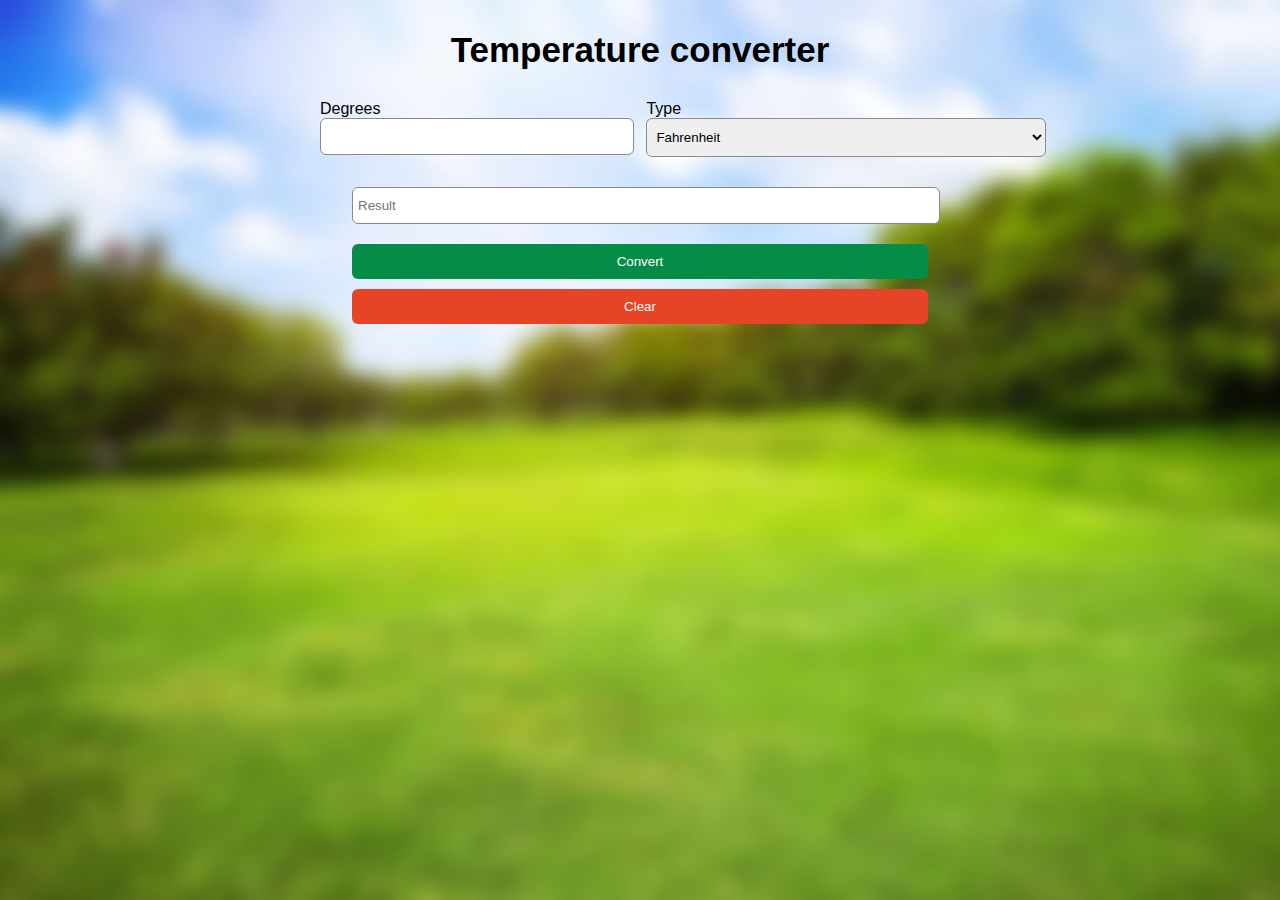
<file: level one/Task three/index.html>
<!DOCTYPE html>
<html lang="en">
  <head>
    <meta charset="UTF-8" />
    <meta name="viewport" content="width=device-width, initial-scale=1.0" />
    <link rel="stylesheet" href="style.css" />
    <title>Temperature converter</title>
  </head>
  <body>
    <div class="container">
      <h1>Temperature converter</h1>
      <div class="inputs">
        <div class="con-num">
          <label for="Degree">Degrees</label>
          <input class="number" id="number" type="number" />
        </div>
        <div class="con-ty">
          <label for="">Type</label>
          <select class="menu" name="" id="menu">
            <option id="fahrenheit" value="Fahrenheit">Fahrenheit</option>
            <option id="celsius" value="Celsius">Celsius</option>
          </select>
        </div>
      </div>
      <div class="Buttons">
        <input id="result" placeholder="Result" type="number" />
        <button id="convert">Convert</button>
        <button id="clear">Clear</button>
      </div>
    </div>
    <script src="app.js"></script>
  </body>
</html>
</file>
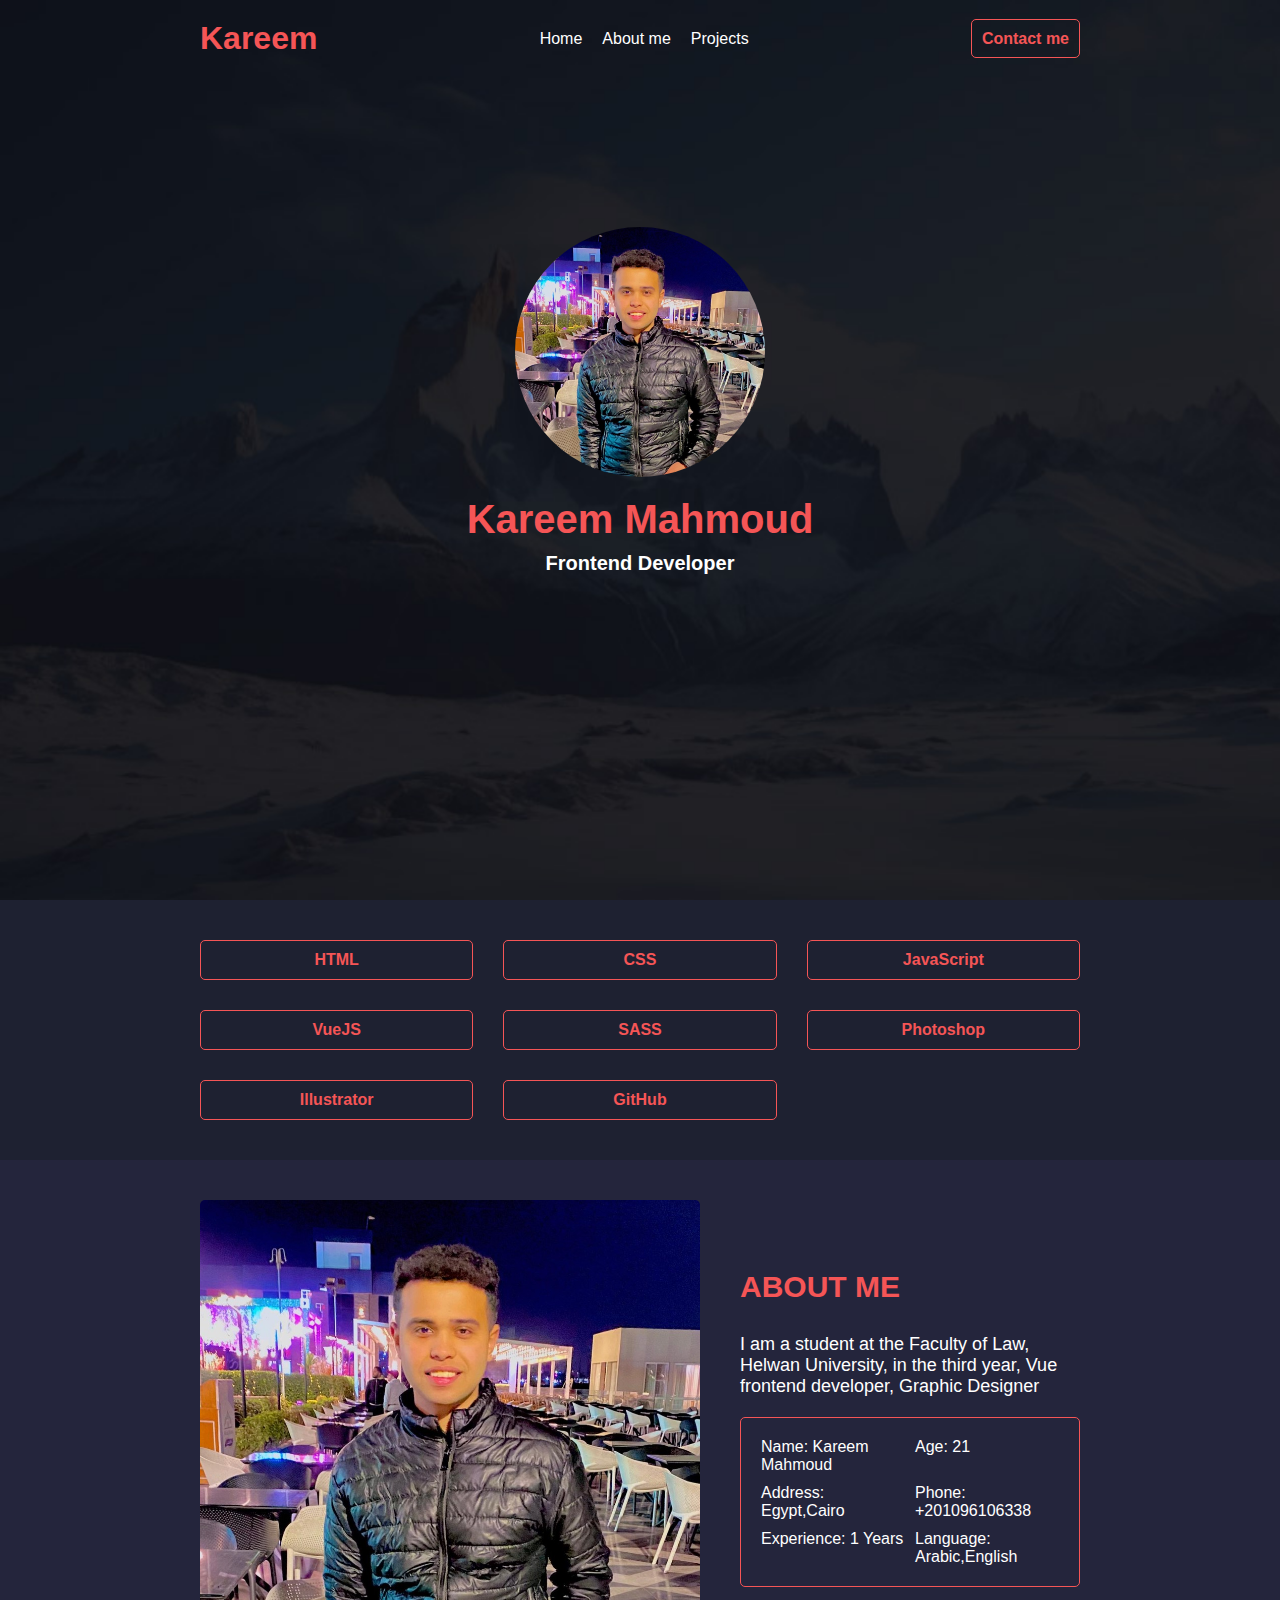
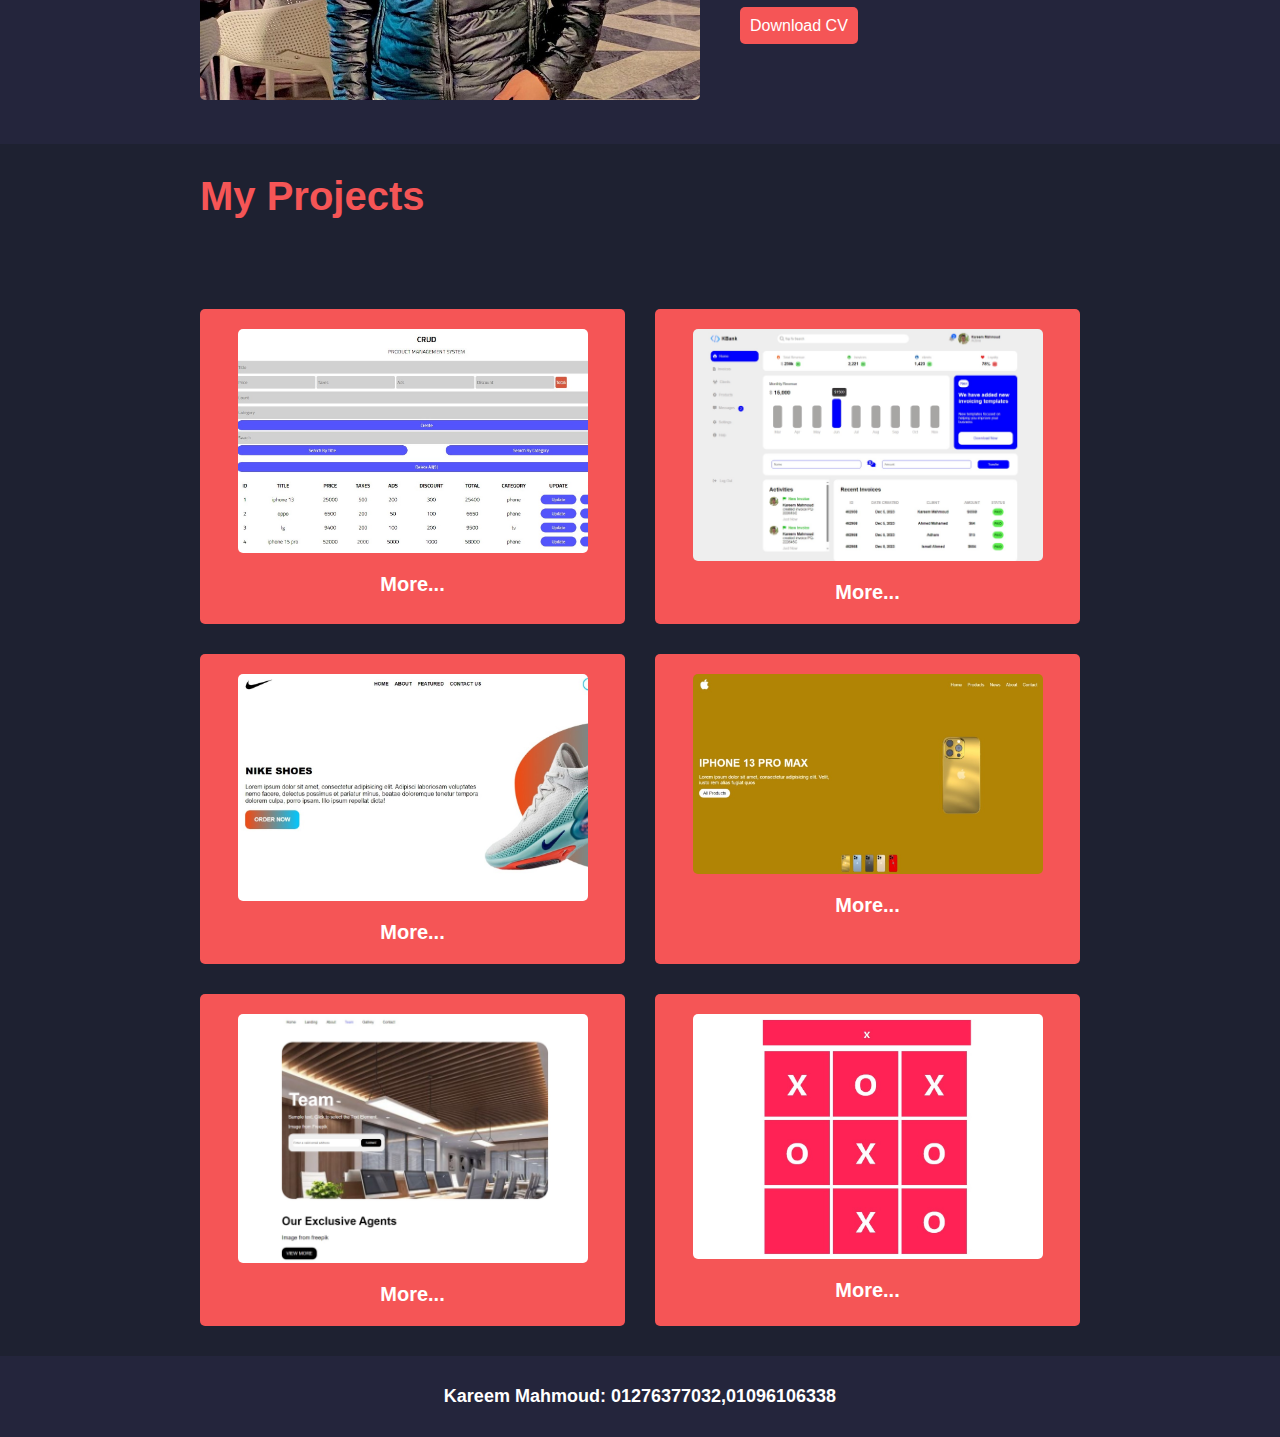
<file: level one/Task tow/index.html>
<!DOCTYPE html>
<html lang="en">
  <head>
    <meta charset="UTF-8" />
    <meta name="viewport" content="width=device-width, initial-scale=1.0" />
    <link rel="stylesheet" href="style.css" />
    <link
      rel="stylesheet"
      href="https://cdnjs.cloudflare.com/ajax/libs/font-awesome/6.5.1/css/all.min.css"
      integrity="sha512-DTOQO9RWCH3ppGqcWaEA1BIZOC6xxalwEsw9c2QQeAIftl+Vegovlnee1c9QX4TctnWMn13TZye+giMm8e2LwA=="
      crossorigin="anonymous"
      referrerpolicy="no-referrer"
    />
    <title>My Portfolio</title>
  </head>
  <body>
    <!-- strat section -->
    <section>
      <div class="container">
        <!-- start header -->
        <div class="header">
          <div class="logo"><h1>Kareem</h1></div>
          <div class="list">
            <ul>
              <li><a href="#home">Home</a></li>
              <li><a href="#">About me</a></li>
              <li><a href="#">Projects</a></li>
            </ul>
          </div>
          <div class="button">
            <span
              ><a target="_blank" href="https://wa.me/01276377032"
                >Contact me</a
              ></span
            >
          </div>
        </div>
        <!-- end header -->
        <div id="home" class="home">
          <div class="form">
            <img src="personal Photo.jpg" alt="" />
            <h1>Kareem Mahmoud</h1>
            <p>Frontend Developer</p>
            <div class="icon">
              <a
                target="_blank"
                href="https://www.linkedin.com/in/kareem-mahmoud-644078228/"
                ><i class="fa-brands fa-linkedin"></i
              ></a>
              <a target="_blank" href="https://github.com/kareem1942003"
                ><i class="fa-brands fa-square-github"></i
              ></a>
            </div>
          </div>
        </div>
      </div>
    </section>
    <!-- end section -->
    <!-- start skills -->
    <div class="skillsSection">
      <div class="container">
        <div><h4>HTML</h4></div>
        <div><h4>CSS</h4></div>
        <div><h4>JavaScript</h4></div>
        <div><h4>VueJS</h4></div>
        <div><h4>SASS</h4></div>
        <div><h4>Photoshop</h4></div>
        <div><h4>Illustrator</h4></div>
        <div><h4>GitHub</h4></div>
      </div>
    </div>
    <!-- end skills -->
    <!-- statr about me -->
    <div class="aboutMeSection">
      <div class="container">
        <div class="image"><img src="personal Photo.jpg" alt="" /></div>
        <div class="text">
          <h2>ABOUT ME</h2>
          <p class="p">
            I am a student at the Faculty of Law, Helwan University, in the
            third year, Vue frontend developer, Graphic Designer
          </p>
          <div class="info">
            <p>Name: Kareem Mahmoud</p>
            <p>Age: 21</p>
            <p>Address: Egypt,Cairo</p>
            <p>Phone: +201096106338</p>
            <p>Experience: 1 Years</p>
            <p>Language: Arabic,English</p>
          </div>
          <a
            target="_blank"
            href="https://drive.google.com/file/d/16ECbnwFzFTY7vHGa5ye8kh_-8Pv9k_rC/view?usp=sharing"
            >Download CV</a
          >
        </div>
      </div>
    </div>
    <!-- end about me -->
    <!-- start Projects -->
    <div class="projectsSection">
      <div class="container">
        <h2>My Projects</h2>
        <div class="cards">
          <div>
            <img src="CRUD Project.jpeg" alt="" />
            <a target="_blank" href="https://github.com/kareem1942003/CRUDS"
              >More...</a
            >
          </div>
          <div>
            <img src="kbank.jpeg" alt="" />
            <a target="_blank" href="https://github.com/kareem1942003/kbank"
              >More...</a
            >
          </div>
          <div>
            <img src="Nike capture_18-11-2023_51059_.jpeg" alt="" />
            <a target="_blank" href="https://github.com/kareem1942003/nike"
              >More...</a
            >
          </div>
          <div>
            <img src="Web capture_23-11-2023_72746_127.0.0.1.jpeg" alt="" />
            <a target="_blank" href="https://github.com/kareem1942003/iphone"
              >More...</a
            >
          </div>
          <div>
            <img src="Web capture_29-9-2023_52157_.jpeg" alt="" />
            <a target="_blank" href="https://github.com/kareem1942003/Manegment"
              >More...</a
            >
          </div>
          <div>
            <img src="xo.jpeg" alt="" />
            <a target="_blank" href="https://github.com/kareem1942003/xogame"
              >More...</a
            >
          </div>
        </div>
      </div>
    </div>
    <!-- end Projects -->
    <!-- start footer -->
    <footer>
      <div class="container">
        <p>Kareem Mahmoud: 01276377032,01096106338</p>
      </div>
    </footer>
    <!-- end footer -->
  </body>
</html>
</file>
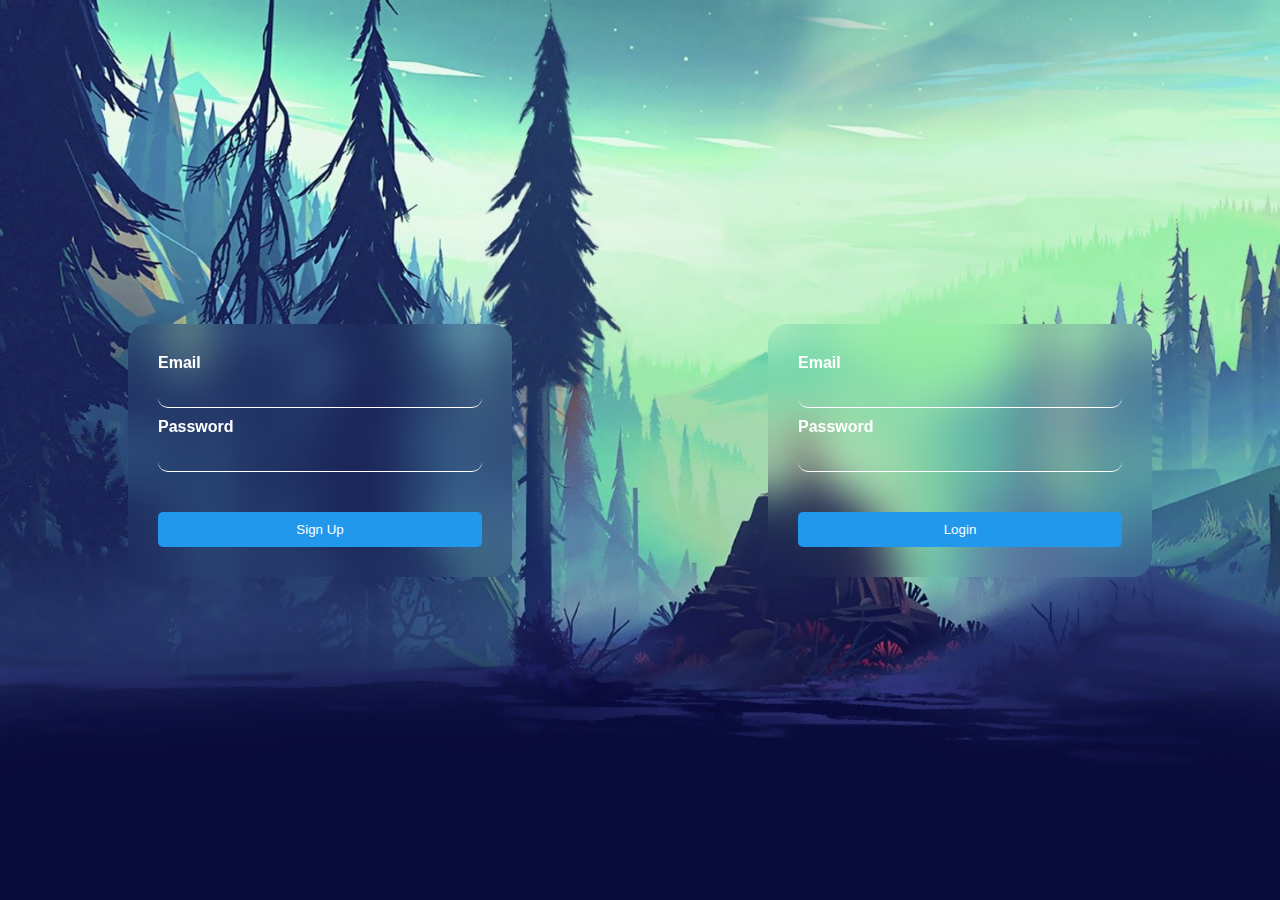
<file: Level two/Task Fuor/index.html>
<!DOCTYPE html>
<html lang="en">
  <head>
    <meta charset="UTF-8" />
    <meta name="viewport" content="width=device-width, initial-scale=1.0" />
    <link rel="stylesheet" href="style.css" />
    <title>Login Page</title>
  </head>
  <body>
    <section id="section">
      <div class="content">
        <form class="signupForm" action="">
          <label for="">Email</label>
          <input id="email" type="email" />
          <label for="">Password</label>
          <input autocomplete="additional-name" id="password" type="password" />
          <button id="signup">Sign Up</button>
        </form>
        <!--  -->
        <form class="loginForm" action="">
          <label for="">Email</label>
          <input id="emailLogin" type="email" />
          <label for="">Password</label>
          <input
            autocomplete="additional-name"
            id="passwordLogin"
            type="password"
          />
          <button id="login">Login</button>
        </form>
      </div>
    </section>
    <div class="sectionAfterLogin">
      <div class="container">
        <div>
          <h1>Security Page</h1>
        </div>
      </div>
    </div>
    <script src="app.js"></script>
  </body>
</html>
</file>
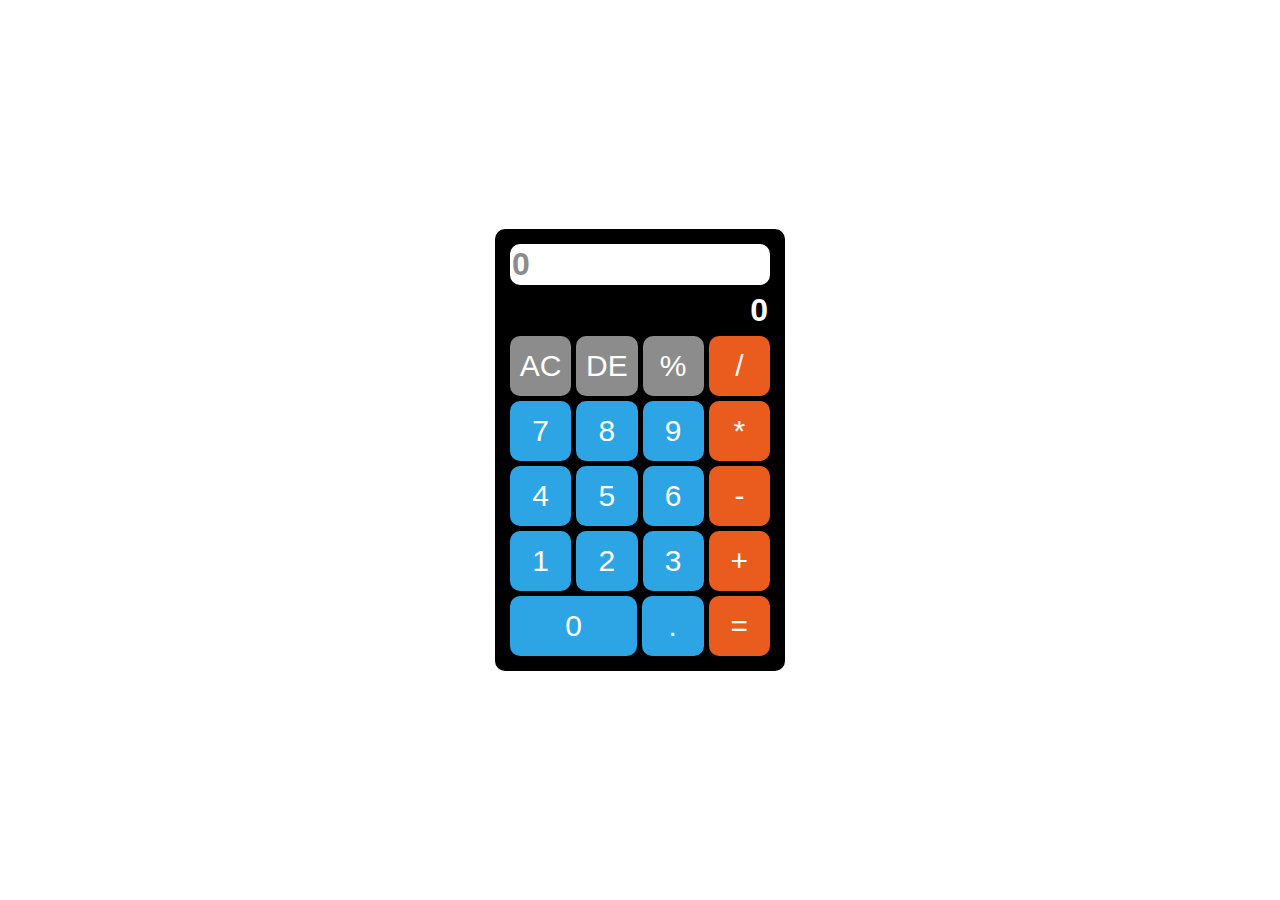
<file: Level two/Task one/Index.html>
<!DOCTYPE html>
<html lang="en">
  <head>
    <meta charset="UTF-8" />
    <meta name="viewport" content="width=device-width, initial-scale=1.0" />
    <link rel="stylesheet" href="style.css" />
    <title>Calculator</title>
  </head>
  <body>
    <div class="calculator">
      <div class="content">
        <input type="text" placeholder="0" id="inputBox1" />
        <input type="text" placeholder="0" id="inputBox" />
        <div>
          <button class="clear">AC</button>
          <button class="clear">DE</button>
          <button class="clear">%</button>
          <button class="buttons">/</button>
        </div>
        <div>
          <button>7</button>
          <button>8</button>
          <button>9</button>
          <button class="buttons">*</button>
        </div>
        <div>
          <button>4</button>
          <button>5</button>
          <button>6</button>
          <button class="buttons">-</button>
        </div>
        <div>
          <button>1</button>
          <button>2</button>
          <button>3</button>
          <button class="buttons">+</button>
        </div>
        <div>
          <button class="zero">0</button>
          <button>.</button>
          <button class="buttons">=</button>
        </div>
      </div>
    </div>

    <script src="app.js"></script>
  </body>
</html>
</file>
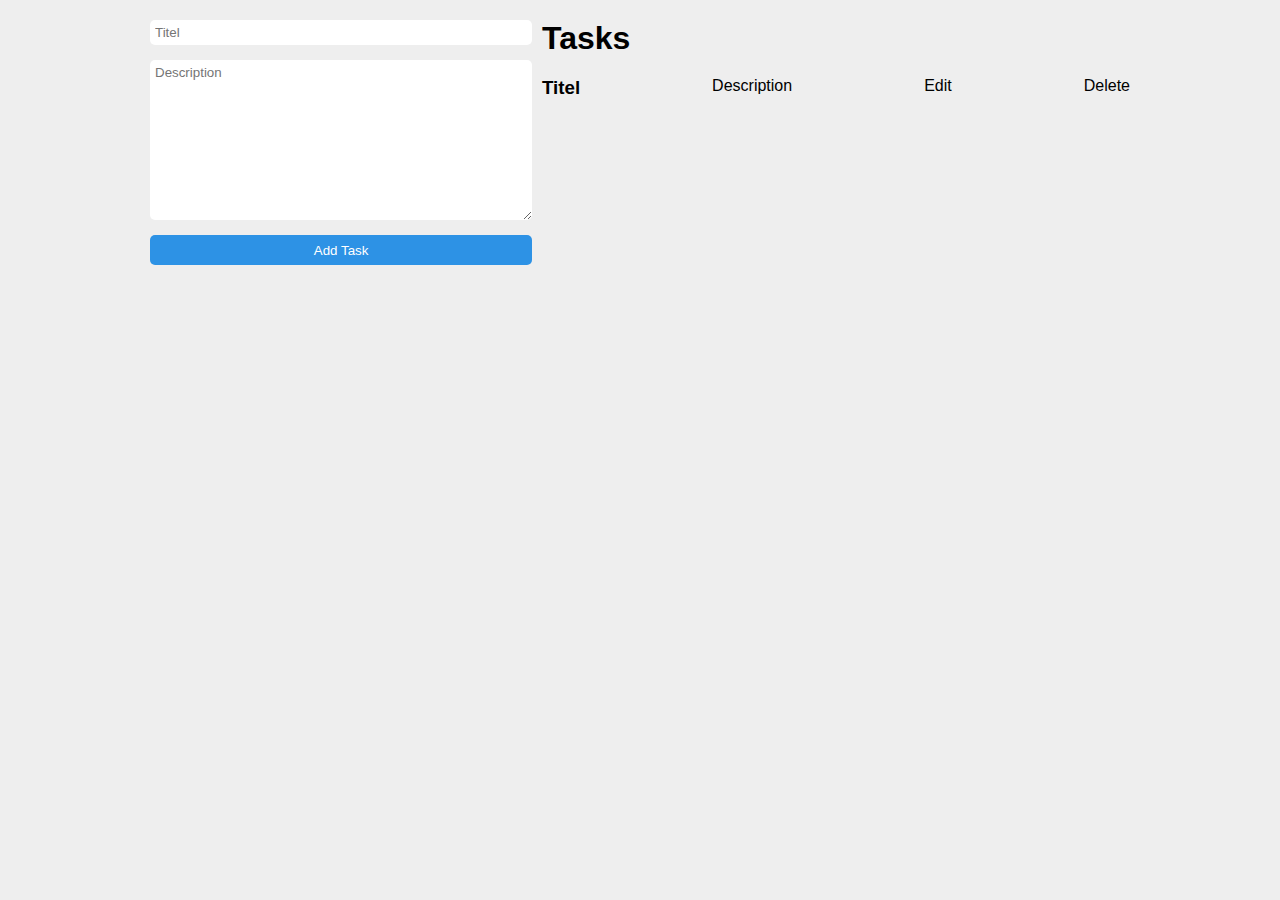
<file: Level two/Task three/index.html>
<!DOCTYPE html>
<html lang="en">
  <head>
    <meta charset="UTF-8" />
    <meta name="viewport" content="width=device-width, initial-scale=1.0" />
    <link rel="stylesheet" href="style.css" />
    <title>To Do List</title>
  </head>
  <body>
    <!-- start inputs section -->
    <div class="inputSection">
      <div class="content">
        <div class="inputs">
          <input placeholder="Titel" id="inputTitel" type="text" />
          <textarea
            placeholder="Description"
            id="textarea"
            cols="30"
            rows="10"
          ></textarea>
        </div>
        <button id="addTask">Add Task</button>
      </div>
    </div>
    <!-- end inputs section -->
    <!-- start outputs section -->
    <div class="outputSection">
      <div id="tasks" class="tasks">
        <h1 class="TasksName">Tasks</h1>
        <div class="descripTask">
          <h3>Titel</h3>
          <p class="desc">Description</p>
          <p>Edit</p>
          <p>Delete</p>
        </div>
      </div>
    </div>
    <!-- end outputs section -->
    <script src="app.js"></script>
  </body>
</html>
</file>
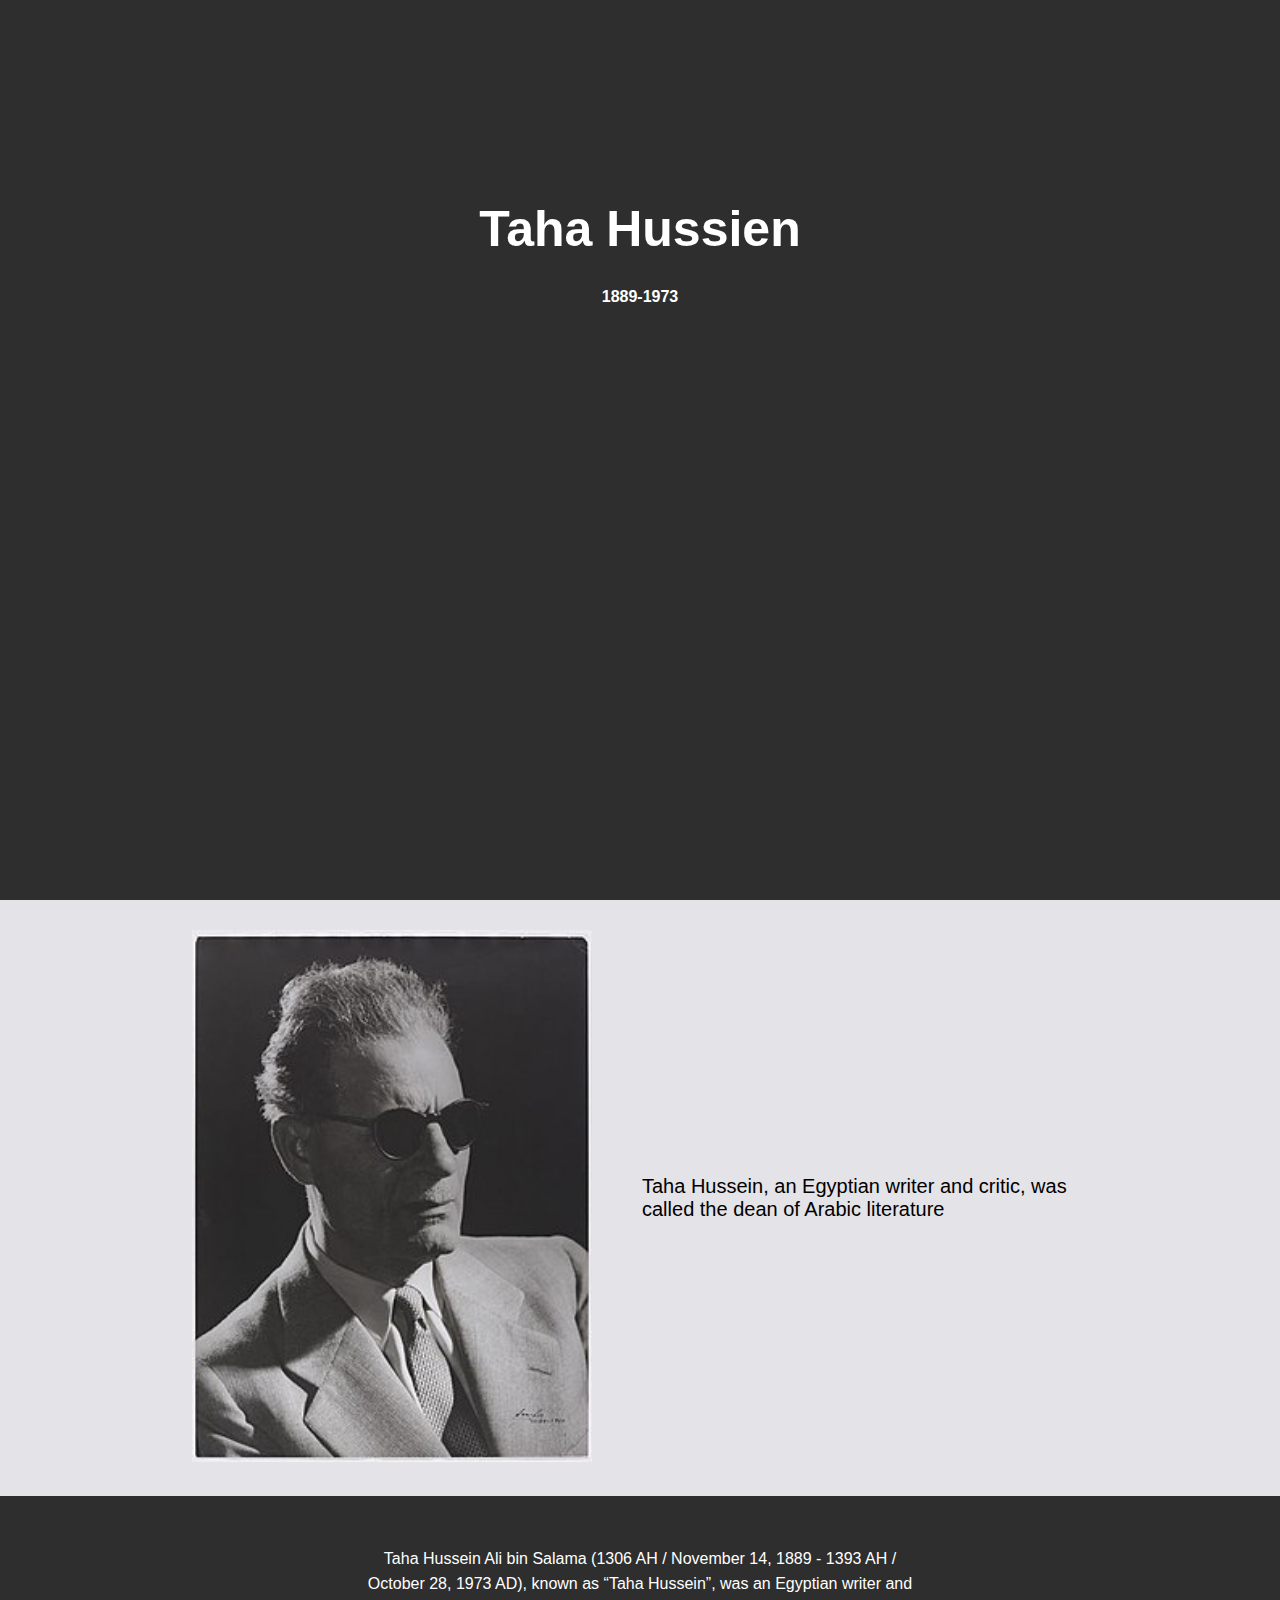
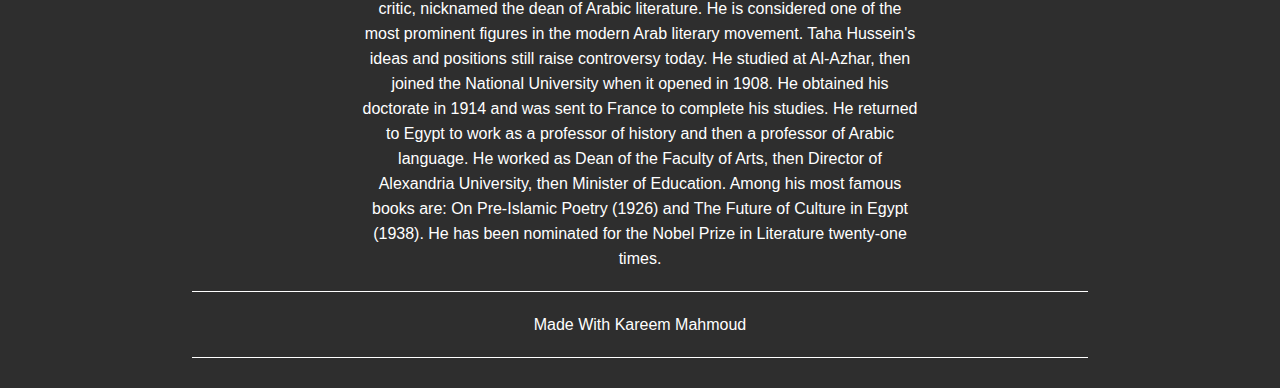
<file: Level two/Task two/index.html>
<!DOCTYPE html>
<html lang="en">
  <head>
    <meta charset="UTF-8" />
    <meta name="viewport" content="width=device-width, initial-scale=1.0" />
    <link rel="stylesheet" href="style.css" />
    <title>TRIBUTE PAGE</title>
  </head>
  <body>
    <div class="sectionOne">
      <div class="container">
        <h1>Taha Hussien</h1>
        <h4>1889-1973</h4>
      </div>
    </div>
    <!--  -->
    <div class="sectionTwo">
      <div class="container">
        <div class="image">
          <img src="248px-Taha_Hussein.jpg" alt="" />
        </div>
        <div class="text">
          <p>
            Taha Hussein, an Egyptian writer and critic, was called the dean of
            Arabic literature
          </p>
        </div>
      </div>
    </div>
    <!--  -->
    <div class="sectionThree">
      <div class="container">
        <p>
          Taha Hussein Ali bin Salama (1306 AH / November 14, 1889 - 1393 AH /
          October 28, 1973 AD), known as “Taha Hussein”, was an Egyptian writer
          and critic, nicknamed the dean of Arabic literature. He is considered
          one of the most prominent figures in the modern Arab literary
          movement. Taha Hussein's ideas and positions still raise controversy
          today. He studied at Al-Azhar, then joined the National University
          when it opened in 1908. He obtained his doctorate in 1914 and was sent
          to France to complete his studies. He returned to Egypt to work as a
          professor of history and then a professor of Arabic language. He
          worked as Dean of the Faculty of Arts, then Director of Alexandria
          University, then Minister of Education. Among his most famous books
          are: On Pre-Islamic Poetry (1926) and The Future of Culture in Egypt
          (1938). He has been nominated for the Nobel Prize in Literature
          twenty-one times.
        </p>
        <p>Made With Kareem Mahmoud</p>
      </div>
    </div>
  </body>
</html>
</file>
<file: level one/Task three/style.css>
* {
  padding: 0;
  margin: 0;
  font-family: sans-serif;
}
body {
  background-image: url(background.jpg);
  background-size: cover;
  display: flex;
  justify-content: center;
  height: 100vh;
}
.container {
  display: flex;
  flex-direction: column;
  align-items: center;
  width: 50%;
}
.container h1 {
  font-size: 35px;
  margin: 30px 0;
}
.inputs {
  display: flex;
  justify-content: space-between;
  width: 100%;
  margin-bottom: 30px;
}
.con-num {
  display: flex;
  flex-direction: column;
  width: 49%;
}
.con-ty {
  display: flex;
  flex-direction: column;
  width: 49%;
}

.number {
  padding: 10px 5px;
  border-radius: 6px;
  outline: none;
  border: 1px solid rgb(138, 138, 138);
}
.menu {
  width: 400px;
  padding: 10px 5px;
  border-radius: 6px;
  outline: none;
  border: 1px solid rgb(138, 138, 138);
}
.Buttons {
  display: flex;
  flex-direction: column;
  width: 90%;
}
#result {
  width: 100%;
  margin-bottom: 20px;
  padding: 10px 5px;
  border-radius: 6px;
  border: 1px solid rgb(138, 138, 138);
  outline: none;
}
#convert {
  width: 100%;
  background-color: rgb(5, 141, 71);
  outline: none;
  border: none;
  padding: 10px;
  border-radius: 6px;
  margin-bottom: 10px;
  cursor: pointer;
  color: white;
  transition: 0.3s;
}
#convert:hover {
  background-color: rgb(12, 86, 48);
}
#clear {
  width: 100%;
  background-color: rgb(231, 67, 38);
  outline: none;
  border: none;
  padding: 10px;
  border-radius: 6px;
  cursor: pointer;
  color: white;
  transition: 0.3s;
}
#clear:hover {
  background-color: rgb(119, 50, 38);
}
</file>
<file: level one/Task tow/style.css>
* {
  padding: 0;
  margin: 0;
  font-family: Arial, Helvetica, sans-serif;
  scroll-behavior: smooth;
  box-sizing: border-box;
}
:root {
  --main-color: #1e2131;
  --second-color: #24253c;
  --therd-color: #f55556;
}
.container {
  padding: 0 200px;
  margin: 0 auto;
}
/* start section */
section {
  height: 100vh;
  background-image: url(Background.jpg);
  background-size: cover;
  color: white;
  & .container {
    & .header {
      display: flex;
      justify-content: space-between;
      align-items: center;
      padding: 20px 0;
      margin-bottom: 150px;
      & .logo h1 {
        color: var(--therd-color);
      }
      & .list ul {
        display: flex;
        & li {
          list-style: none;
          padding: 0 10px;
          & a {
            text-decoration: none;
            color: white;
          }
        }
      }
      & .button span {
        padding: 10px;
        font-weight: bold;
        color: var(--therd-color);
        border: 1px solid var(--therd-color);
        border-radius: 5px;
        cursor: pointer;
        transition: 0.3s;
        & a {
          text-decoration: none;
          color: var(--therd-color);
        }
        & a:hover {
          color: white;
        }
      }
      & .button span:hover {
        background-color: var(--therd-color);
        color: white;
      }
    }
    @media (max-width: 480px) {
      .container {
        padding: 0 20px;
        margin: 0 auto;
      }
      .header {
        margin-bottom: 20px;
      }
      .header {
        height: 150px;
        display: flex;
        flex-direction: column;
      }
    }
    /* end header */
    /* statr home */
    & .home {
      width: 100%;
      display: flex;
      justify-content: center;
      & .form {
        display: flex;
        align-items: center;
        flex-direction: column;
        & img {
          width: 250px;
          border-radius: 50%;
          margin-bottom: 20px;
        }
        & h1 {
          color: var(--therd-color);
          font-size: 40px;
          margin-bottom: 10px;
        }
        & p {
          font-weight: bold;
          font-size: 20px;
          margin-bottom: 20px;
        }
        & .icon a {
          text-decoration: none;
          & i {
            font-size: 30px;
            color: var(--therd-color);
            margin: 0 6px;
          }
        }
      }
    }
  }
}
/* end section */
/* start skills */
.skillsSection {
  background-color: var(--main-color);
  padding: 40px 0;
  & .container {
    display: grid;
    grid-template-columns: repeat(auto-fit, minmax(250px, 1fr));
    gap: 30px;
    & div {
      border: 1px solid var(--therd-color);
      border-radius: 5px;
      & h4 {
        color: #f55556;
        padding: 10px;
        text-align: center;
      }
    }
  }
}
/* end skills */
/* start aboutme */
.aboutMeSection {
  background-color: var(--second-color);
  color: white;
  padding: 40px 0;
  & .container {
    display: flex;
    justify-content: space-between;
    align-items: center;
    gap: 40px;
    & .image img {
      width: 500px;
      border-radius: 5px;
    }
    & .text {
      & h2 {
        color: var(--therd-color);
        font-size: 30px;
        margin-bottom: 30px;
      }
      & .p {
        font-size: 18px;
        margin-bottom: 20px;
      }
      & .info {
        display: grid;
        grid-template-columns: repeat(auto-fit, minmax(100px, 1fr));
        gap: 10px;
        border: 1px solid var(--therd-color);
        padding: 20px;
        border-radius: 5px;
        margin-bottom: 30px;
      }
      & a {
        text-decoration: none;
        background-color: var(--therd-color);
        padding: 10px;
        border-radius: 5px;
        color: white;
        transition: 0.3s;
      }
      & a:hover {
        background-color: #af3f3f;
      }
    }
  }
}
@media (max-width: 991px) {
  .aboutMeSection {
    & .container {
      display: flex;
      flex-direction: column;
      & .image img {
        width: 200px;
      }
    }
  }
}
/* end aboutme */
/* start projects */
.projectsSection {
  background-color: var(--main-color);
  color: white;
  padding: 30px 0;
  & .container {
    & h2 {
      font-size: 40px;
      color: var(--therd-color);
      margin-bottom: 90px;
    }
    & .cards {
      display: grid;
      grid-template-columns: repeat(auto-fit, minmax(350px, 1fr));
      gap: 30px;
      & div {
        display: flex;
        align-items: center;
        flex-direction: column;
        background-color: #f55556;
        border-radius: 5px;
        padding: 20px;
        transition: 0.3s;
      }
      & div:hover {
        background-color: #af3f3f;
      }
      & img {
        width: 350px;
        background-color: var(--therd-color);
        border-radius: 5px;
        margin-bottom: 20px;
        transition: 0.3s;
      }
      & img:hover {
        filter: blur(2px);
      }
      & a {
        text-decoration: none;
        font-size: 20px;
        font-weight: bold;
        color: white;
      }
    }
  }
}
@media (max-width: 991px) {
  .projectsSection {
    & .container {
      & img {
        width: 200px;
      }
    }
  }
}
/* end projects */
/* start footer */
footer {
  background-color: var(--second-color);
  & .container {
    text-align: center;
    padding: 30px 0;
    color: white;
    font-weight: bold;
    font-size: 18px;
  }
}
/* end footer */

/* start media */
@media (max-width: 991px) {
  .container {
    padding: 0 50px;
    margin: 0 auto;
  }
  h1 {
    font-size: 30px;
  }
  .aboutMeSection img {
    width: 200px;
  }
}
@media (max-width: 480px) {
  .container {
    padding: 0 20px;
    margin: 0 auto;
  }
  .header {
    margin-bottom: 20px;
  }
}
/* end media */
</file>
<file: Level two/Task Fuor/style.css>
* {
  padding: 0;
  margin: 0;
  box-sizing: border-box;
  font-family: Arial, Helvetica, sans-serif;
}
body {
  width: 100%;
}
section {
  background-image: url(wallpaper-TechnoTour.jpg);
  background-size: cover;
  display: flex;
  justify-content: center;
  align-items: center;
  height: 100vh;
  width: 100%;
}

.content {
  width: 100%;
  display: flex;
  justify-content: space-around;
  align-items: center;
}

form {
  display: flex;
  flex-direction: column;
  width: 30%;
}
@media (max-width: 667px) {
  .content {
    display: flex;
    flex-direction: column;
    gap: 30px;
  }
  form {
    width: 80%;
  }
}
input {
  padding: 10px 5px;
  width: 100%;
  outline: none;
  border: none;
  background-color: transparent;
  border-bottom: 1px solid rgb(255, 255, 255);
  margin-bottom: 10px;
  color: rgb(255, 255, 255);
  border-radius: 10px;
}
label {
  color: rgb(255, 255, 255);
  font-weight: bold;
}
button {
  margin-top: 30px;
  padding: 10px;
  outline: none;
  border: none;
  border-radius: 5px;
  cursor: pointer;
  background-color: rgb(34, 152, 237);
  color: white;
  transition: 0.4s;
}
button:hover {
  background-color: rgb(17, 71, 129);
}
.signupForm {
  backdrop-filter: blur(20px);
  padding: 30px;
  border-radius: 20px;
}
.loginForm {
  backdrop-filter: blur(20px);
  padding: 30px;
  border-radius: 20px;
}

.sectionAfterLogin {
  height: 100vh;
  background-color: white;
  display: flex;
  justify-content: center;
  align-items: center;
  display: none;
}
.sectionAfterLogin .container div h1 {
  font-size: 80px;
  background: linear-gradient(rgb(239, 97, 45), rgb(20, 209, 226));
  padding: 20px;
  border-radius: 10px;
  color: white;
}
</file>
<file: Level two/Task one/style.css>
* {
  padding: 0;
  margin: 0;
  box-sizing: border-box;
  font-family: Arial, Helvetica, sans-serif;
}

body {
  width: 100%;
}
.calculator {
  width: 100%;
  height: 100vh;
  display: flex;
  justify-content: center;
  align-items: center;
}
.content {
  display: flex;
  flex-direction: column;
  width: 290px;
  background-color: black;
  padding: 15px;
  border-radius: 10px;
}
#inputBox1 {
  text-align: left;
  color: #8c8c8c;
  background-color: white;
  border-radius: 10px;
}
#inputBox1::placeholder {
  color: #8c8c8c;
}

input {
  padding: 2px;
  outline: none;
  border: none;
  background-color: transparent;
  color: white;
  text-align: right;
  font-size: 32px;
  font-weight: 600;
}
::placeholder {
  color: white;
  font-size: 32px;
  font-weight: 600;
}
div {
  display: flex;
  justify-content: space-between;
  gap: 5px;
}
button {
  width: 30%;
  height: 60px;
  outline: none;
  border: none;
  background-color: rgb(45, 164, 228);
  color: white;
  border-radius: 10px;
  font-size: 30px;
}
.buttons {
  background-color: rgb(234, 91, 30);
}
.clear {
  background-color: #8c8c8c;
}
.zero {
  width: 62%;
}
</file>
<file: Level two/Task three/style.css>
* {
  padding: 0;
  margin: 0;
  font-family: sans-serif;
}
body {
  padding: 20px 150px;
  margin: 0 auto;
  background-color: #eee;
  display: flex;
  justify-content: space-between;
  flex-wrap: wrap;
}
@media (max-width: 991px) {
  body {
    padding: 20px 70px;
    margin: 0 auto;
    display: flex;
    flex-direction: column;
  }
  .inputs {
    width: 100%;
  }
}
.inputSection {
  width: 39%;
}
.inputSection .content {
  display: flex;
  flex-direction: column;
  gap: 15px;
}
.inputSection .inputs {
  display: flex;
  flex-direction: column;
  gap: 15px;
}
input {
  padding: 5px;
  border-radius: 5px;
  outline: none;
  border: none;
}
textarea {
  padding: 5px;
  border-radius: 5px;
  outline: none;
  border: none;
}
button {
  outline: none;
  border: none;
  background-color: rgb(45, 146, 229);
  color: white;
  padding: 5px;
  border-radius: 5px;
  transition: 0.4s;
  cursor: pointer;
  height: 30px;
}
button:hover {
  background-color: rgb(25, 92, 151);
}
.TasksName {
  margin-bottom: 20px;
}
@media (max-width: 991px) {
  .inputSection {
    width: 100%;
    margin-bottom: 30px;
  }
}
.outputSection {
  width: 60%;
}
.outputSection .tasks {
  width: 450px;
  width: 100%;
}

.outputSection .tasks .descripTask {
  display: flex;
  justify-content: space-between;
  margin-bottom: 20px;
}
.descarea {
  width: 40%;
  text-align: left;
}

.outputSection .tasks .task {
  display: flex;
  justify-content: space-between;
  margin-bottom: 20px;
}
.outputSection .tasks .task input {
  width: 40%;
}
@media (max-width: 991px) {
  .outputSection {
    width: 100%;
    margin-bottom: 30px;
  }
  .outputSection input {
    width: 70%;
  }
}
@media (max-width: 480px) {
  body {
    padding: 40px 20px;
    margin: 0 auto;
  }
}
</file>
<file: Level two/Task two/style.css>
* {
  margin: 0;
  padding: 0;
  box-sizing: border-box;
  font-family: sans-serif;
}
.container {
  padding: 0 15%;
  margin: 0 auto;
}
.sectionOne {
  background-color: rgb(46, 46, 46);
  color: white;
  height: 100vh;
  text-align: center;
  padding-top: 200px;
}
.sectionOne .container h1 {
  font-size: 50px;
  margin-bottom: 30px;
}
.sectionTwo {
  background-color: #e4e3e7;
  padding: 30px 0;
}
.sectionTwo .container {
  display: flex;
  align-items: center;
  gap: 50px;
}
.image img {
  width: 400px;
}
.sectionTwo .container .text p {
  font-size: 20px;
}
.sectionThree {
  background-color: rgb(46, 46, 46);
  color: white;
  padding: 30px 0;
}
.sectionThree .container {
  text-align: center;
}
.sectionThree .container p {
  padding: 20px 170px;
  line-height: 25px;
  border-bottom: 1px solid white;
}
</file>
